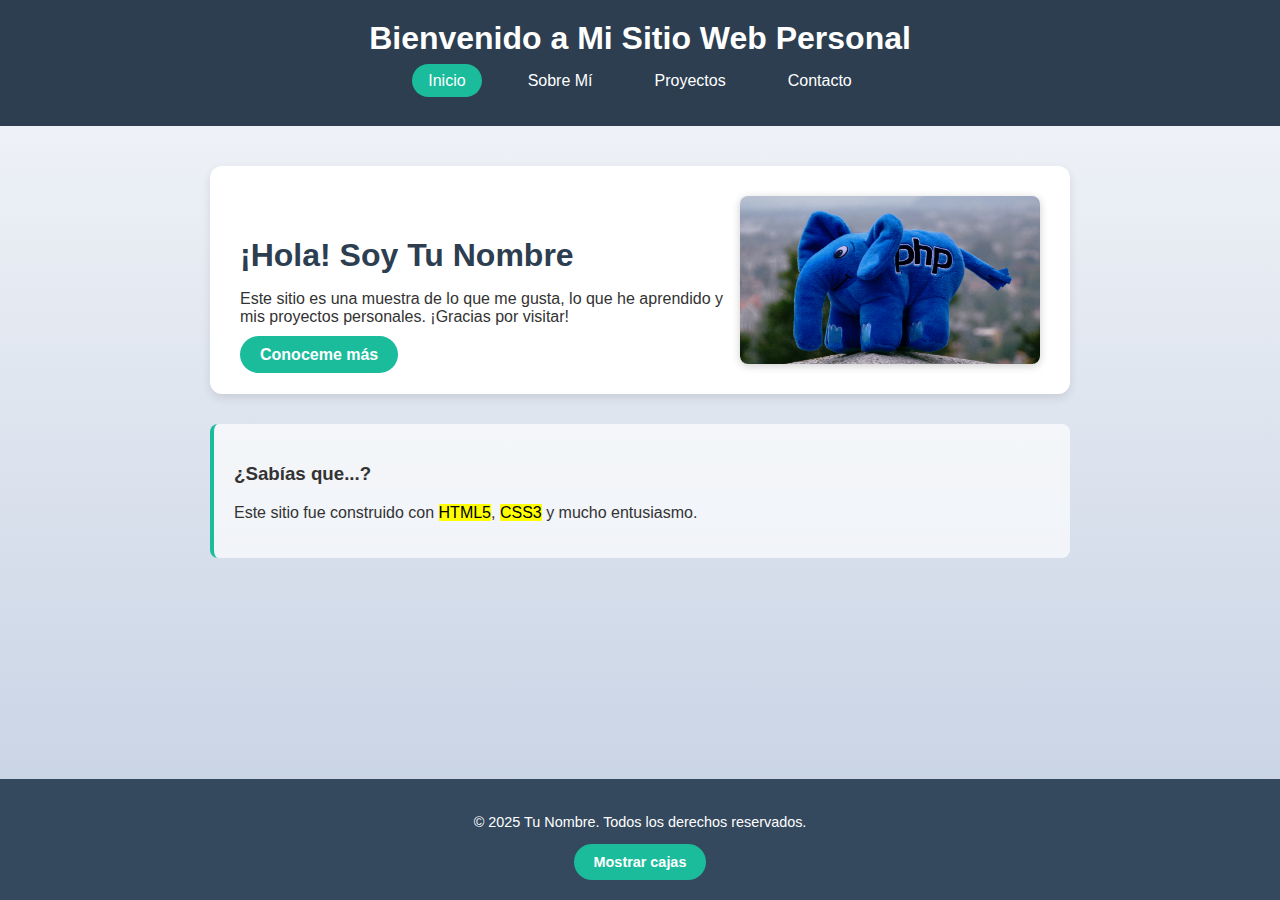
<file: index.html>
<!DOCTYPE html>
<html lang="es">
  <head>
    <meta charset="UTF-8" />
    <meta name="viewport" content="width=device-width, initial-scale=1.0" />
    <title>Inicio | Sitio Personal</title>
    <link rel="stylesheet" href="assets/css/style.css" />
  </head>
  <body>
    <header>
      <h1>Bienvenido a Mi Sitio Web Personal</h1>
      <nav>
        <ul>
          <li><a href="index.html" class="active">Inicio</a></li>
          <li><a href="sobre-mi.html">Sobre Mí</a></li>
          <li><a href="proyectos.html">Proyectos</a></li>
          <li><a href="contacto.html">Contacto</a></li>
        </ul>
      </nav>
    </header>

    <main>
      <section class="hero">
        <div class="hero-content">
          <h2>¡Hola! Soy Tu Nombre</h2>
          <p>
            Este sitio es una muestra de lo que me gusta, lo que he aprendido y
            mis proyectos personales. ¡Gracias por visitar!
          </p>
          <a href="sobre-mi.html" class="btn">Conoceme más</a>
        </div>
        <img
          src="assets/img/mi-foto.png"
          alt="Imagen personal"
          class="hero-image"
        />
      </section>

      <!-- Elemento adicional: <mark> para resaltar texto -->
      <section class="extra">
        <h3>¿Sabías que...?</h3>
        <p>
          Este sitio fue construido con <mark>HTML5</mark>, <mark>CSS3</mark> y
          mucho entusiasmo.
        </p>
        <!-- <mark> se usa para resaltar partes importantes del texto -->
      </section>
    </main>

    <footer>
      <p>© 2025 Tu Nombre. Todos los derechos reservados.</p>
      <button id="mostrar-cajas" class="btn mostrar-cajas">
        Mostrar cajas
      </button>
    </footer>
    <script>
      document
        .getElementById('mostrar-cajas')
        .addEventListener('click', function () {
          document.body.classList.toggle('mostrar-bordes');
        });
    </script>
  </body>
</html>
</file>
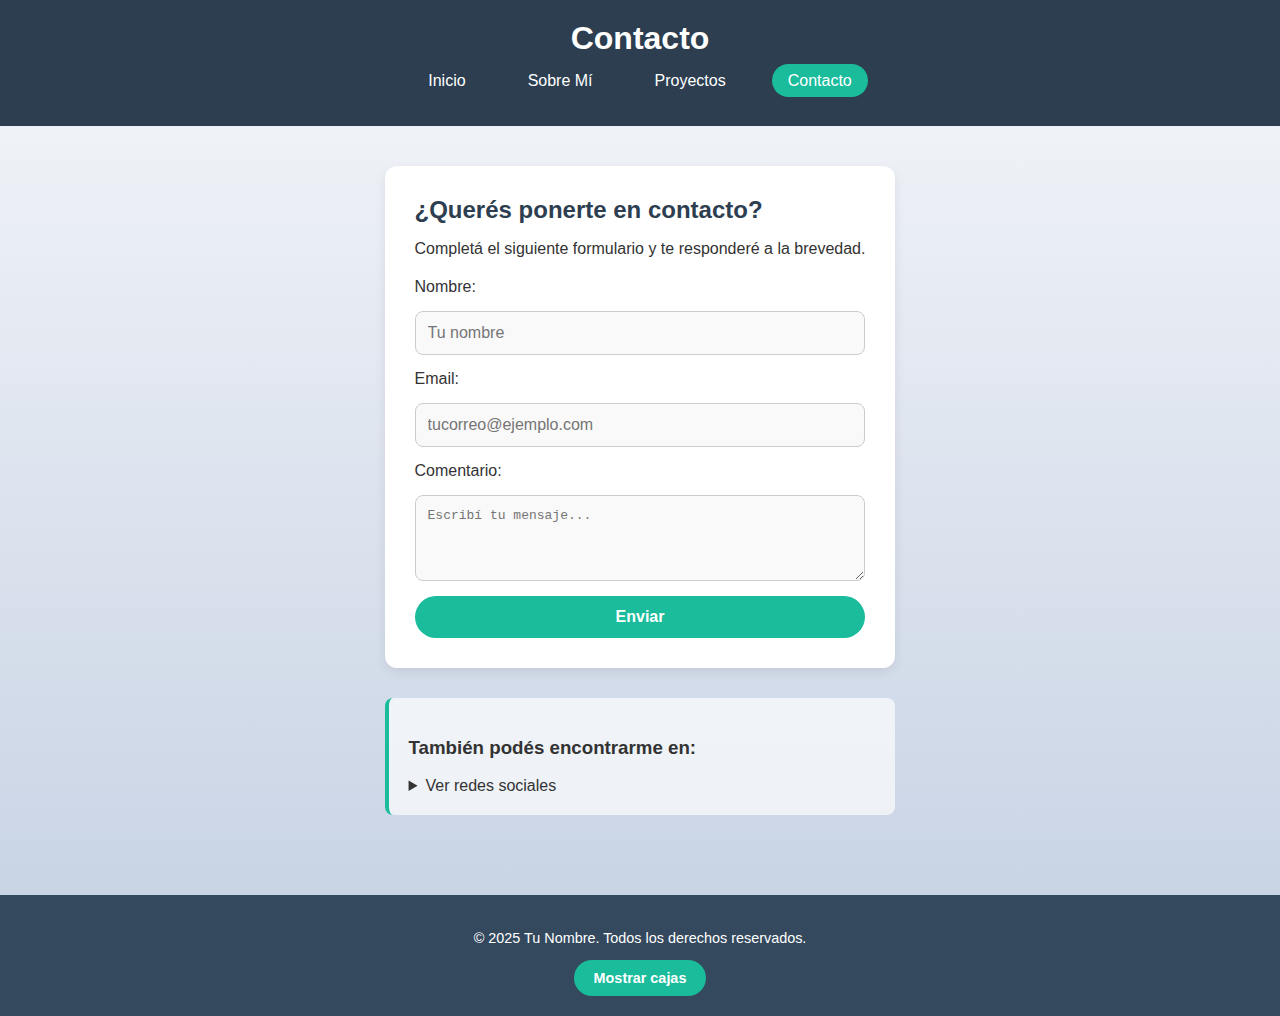
<file: contacto.html>
<!DOCTYPE html>
<html lang="es">
  <head>
    <meta charset="UTF-8" />
    <meta name="viewport" content="width=device-width, initial-scale=1.0" />
    <title>Contacto</title>
    <link rel="stylesheet" href="assets/css/style.css" />
  </head>
  <body>
    <header>
      <h1>Contacto</h1>
      <nav>
        <ul>
          <li><a href="index.html">Inicio</a></li>
          <li><a href="sobre-mi.html">Sobre Mí</a></li>
          <li><a href="proyectos.html">Proyectos</a></li>
          <li><a href="contacto.html" class="active">Contacto</a></li>
        </ul>
      </nav>
    </header>

    <main>
      <section class="formulario-contacto">
        <h2>¿Querés ponerte en contacto?</h2>
        <p>Completá el siguiente formulario y te responderé a la brevedad.</p>
        <form action="#">
          <label for="nombre">Nombre:</label>
          <input
            type="text"
            id="nombre"
            name="nombre"
            placeholder="Tu nombre"
            required
          />

          <label for="email">Email:</label>
          <input
            type="email"
            id="email"
            name="email"
            placeholder="tucorreo@ejemplo.com"
            required
          />

          <label for="comentario">Comentario:</label>
          <textarea
            id="comentario"
            name="comentario"
            rows="4"
            placeholder="Escribí tu mensaje..."
            required
          ></textarea>

          <button type="submit">Enviar</button>
        </form>
      </section>

      <section class="extra redes-contacto">
        <h3>También podés encontrarme en:</h3>
        <details>
          <summary>Ver redes sociales</summary>
          <ul>
            <li>Instagram: <a href="#">@tunombre</a></li>
            <li>Twitter: <a href="#">@tunombre</a></li>
            <li>LinkedIn: <a href="#">linkedin.com/in/tunombre</a></li>
          </ul>
        </details>
      </section>
    </main>

    <footer>
      <p>© 2025 Tu Nombre. Todos los derechos reservados.</p>
      <button id="mostrar-cajas" class="btn mostrar-cajas">
        Mostrar cajas
      </button>
    </footer>
    <script>
      document
        .getElementById('mostrar-cajas')
        .addEventListener('click', function () {
          document.body.classList.toggle('mostrar-bordes');
        });
    </script>
  </body>
</html>
</file>
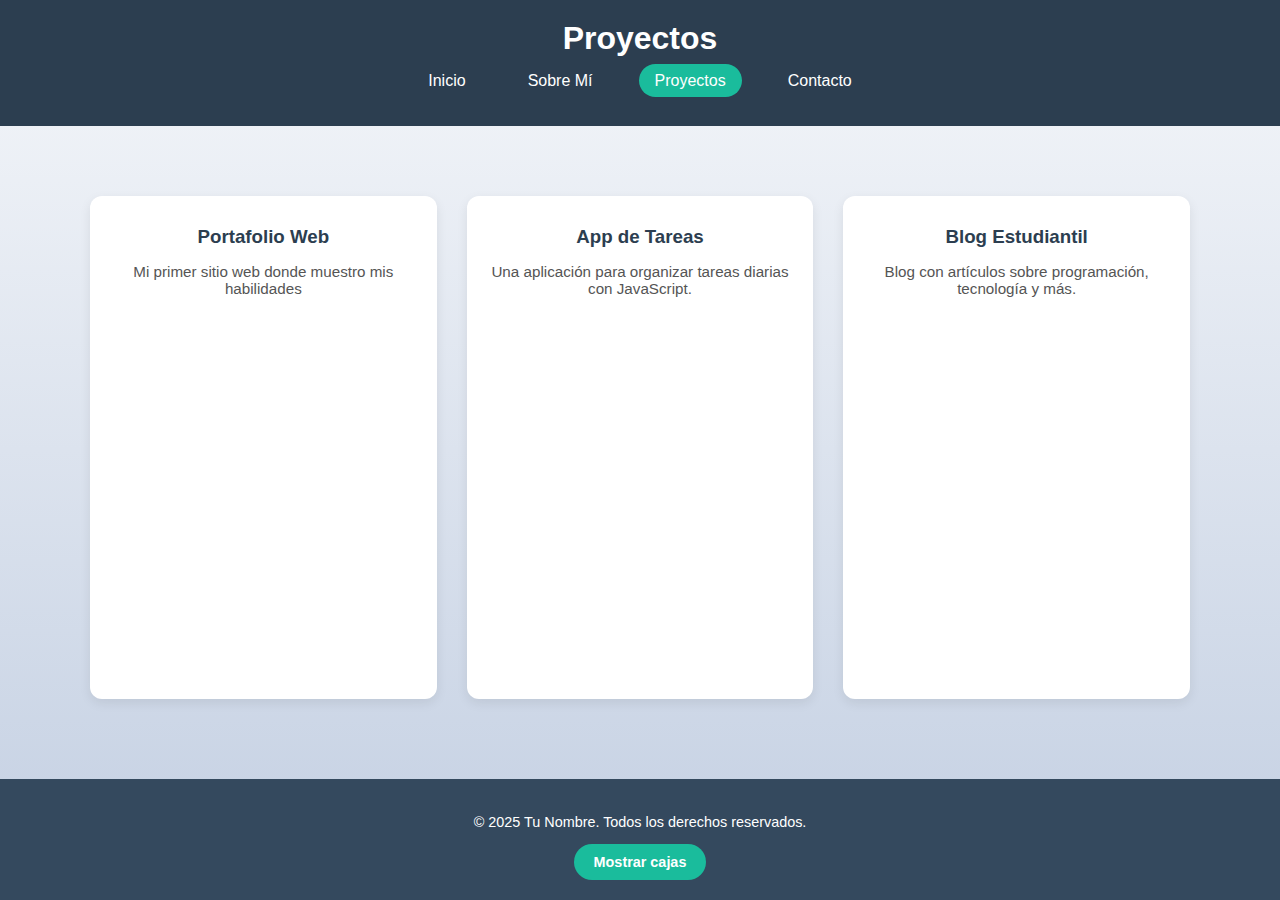
<file: proyectos.html>
<!DOCTYPE html>
<html lang="es">
  <head>
    <meta charset="UTF-8" />
    <meta name="viewport" content="width=device-width, initial-scale=1.0" />
    <title>Proyectos</title>
    <link rel="stylesheet" href="assets/css/style.css" />
  </head>
  <body>
    <header>
      <h1>Proyectos</h1>
      <nav>
        <ul>
          <li><a href="index.html">Inicio</a></li>
          <li><a href="sobre-mi.html">Sobre Mí</a></li>
          <li><a href="proyectos.html" class="active">Proyectos</a></li>
          <li><a href="contacto.html">Contacto</a></li>
        </ul>
      </nav>
    </header>

    <main class="grid-proyectos">
      <div class="proyecto">
        <h3>Portafolio Web</h3>
        <p>Mi primer sitio web donde muestro mis habilidades</p>
      </div>
      <div class="proyecto">
        <h3>App de Tareas</h3>
        <p>Una aplicación para organizar tareas diarias con JavaScript.</p>
      </div>
      <div class="proyecto">
        <h3>Blog Estudiantil</h3>
        <p>Blog con artículos sobre programación, tecnología y más.</p>
      </div>
    </main>

    <footer>
      <p>© 2025 Tu Nombre. Todos los derechos reservados.</p>
      <button id="mostrar-cajas" class="btn mostrar-cajas">
        Mostrar cajas
      </button>
    </footer>
    <script>
      document
        .getElementById('mostrar-cajas')
        .addEventListener('click', function () {
          document.body.classList.toggle('mostrar-bordes');
        });
    </script>
  </body>
</html>
</file>
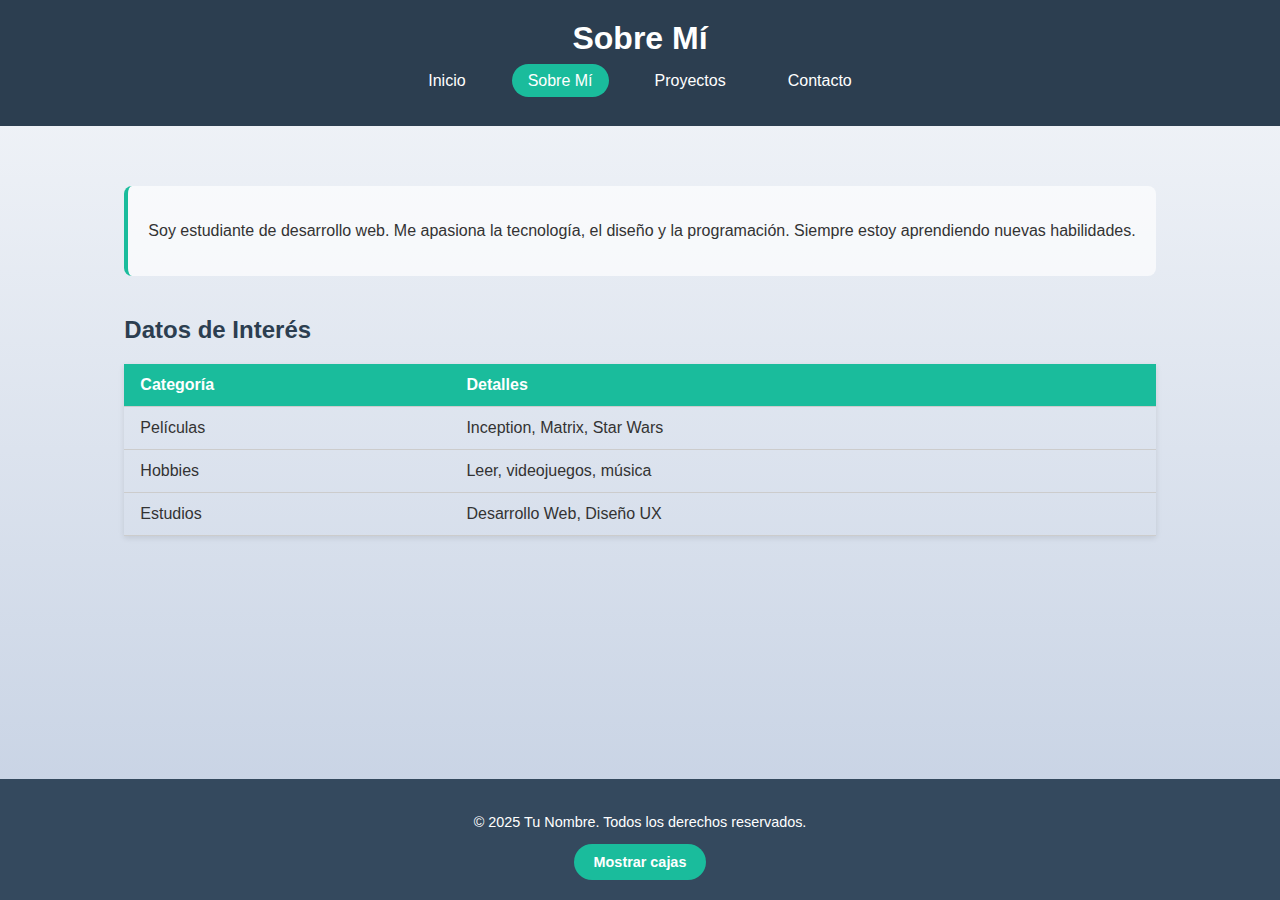
<file: sobre-mi.html>
<!DOCTYPE html>
<html lang="es">
  <head>
    <meta charset="UTF-8" />
    <meta name="viewport" content="width=device-width, initial-scale=1.0" />
    <title>Sobre Mí</title>
    <link rel="stylesheet" href="assets/css/style.css" />
  </head>
  <body>
    <header>
      <h1>Sobre Mí</h1>
      <nav>
        <ul>
          <li><a href="index.html">Inicio</a></li>
          <li><a href="sobre-mi.html" class="active">Sobre Mí</a></li>
          <li><a href="proyectos.html">Proyectos</a></li>
          <li><a href="contacto.html">Contacto</a></li>
        </ul>
      </nav>
    </header>

    <main>
      <section class="extra">
        <p>
          Soy estudiante de desarrollo web. Me apasiona la tecnología, el diseño
          y la programación. Siempre estoy aprendiendo nuevas habilidades.
        </p>
      </section>

      <section>
        <h2>Datos de Interés</h2>
        <table>
          <thead>
            <tr>
              <th>Categoría</th>
              <th>Detalles</th>
            </tr>
          </thead>
          <tbody>
            <tr>
              <td>Películas</td>
              <td>Inception, Matrix, Star Wars</td>
            </tr>
            <tr>
              <td>Hobbies</td>
              <td>Leer, videojuegos, música</td>
            </tr>
            <tr>
              <td>Estudios</td>
              <td>Desarrollo Web, Diseño UX</td>
            </tr>
          </tbody>
        </table>
      </section>
    </main>

    <footer>
      <p>© 2025 Tu Nombre. Todos los derechos reservados.</p>
      <button id="mostrar-cajas" class="btn mostrar-cajas">
        Mostrar cajas
      </button>
    </footer>
    <script>
      document
        .getElementById('mostrar-cajas')
        .addEventListener('click', function () {
          document.body.classList.toggle('mostrar-bordes');
        });
    </script>
  </body>
</html>
</file>
<file: assets/css/style.css>
/* assets/style.css mejorado */

body {
  font-family: 'Segoe UI', Tahoma, Geneva, Verdana, sans-serif;
  background: linear-gradient(to bottom, #f5f7fa, #c3cfe2);
  color: #333;
  margin: 0;
  padding: 0;
  display: flex;
  flex-direction: column;
  min-height: 100vh; /* Altura mínima de toda la ventana */
}

header {
  background: #2c3e50;
  color: white;
  padding: 20px;
  text-align: center;
}

header h1 {
  margin: 0;
}

nav ul {
  display: flex;
  justify-content: center;
  list-style: none;
  padding: 0;
  margin-top: 15px;
  gap: 30px;
}

nav a {
  color: white;
  text-decoration: none;
  padding: 8px 16px;
  border-radius: 20px;
  transition: background-color 0.3s;
}

nav a:hover,
nav a.active {
  background-color: #1abc9c;
  color: white;
}

main {
  padding: 40px 20px;
  max-width: 1100px;
  margin: 0 auto;
  flex: 1; /* El contenido principal ocupa todo el espacio disponible */
}

/* Estilo para la sección de Inicio */
.hero {
  display: flex;
  flex-wrap: wrap;
  align-items: center;
  justify-content: space-between;
  background-color: white;
  padding: 30px;
  border-radius: 12px;
  box-shadow: 0 4px 10px rgba(0, 0, 0, 0.1);
  margin-bottom: 30px;
}

.hero-content {
  max-width: 500px;
}

.hero-content h2 {
  font-size: 2em;
  margin-bottom: 10px;
}

.hero-content p {
  margin-bottom: 20px;
}

.hero-image {
  width: 300px;
  border-radius: 8px;
  box-shadow: 0 2px 8px rgba(0,0,0,0.2);
}

.btn {
  background-color: #1abc9c;
  color: white;
  padding: 10px 20px;
  text-decoration: none;
  border-radius: 25px;
  font-weight: bold;
  transition: transform 0.3s;
}

.btn:hover {
  transform: scale(1.05);
}

.extra {
  background-color: #ffffffaa;
  padding: 20px;
  border-left: 4px solid #1abc9c;
  border-radius: 8px;
  margin-top: 20px;
}

footer {
  background-color: #34495e;
  color: white;
  text-align: center;
  padding: 20px;
  margin-top: 40px;
  font-size: 0.9em;
}

/* Estilo para sección Sobre Mí */

.about {
  display: flex;
  flex-wrap: wrap;
  background-color: #ffffffcc;
  padding: 30px;
  border-radius: 12px;
  margin-bottom: 30px;
  align-items: center;
  gap: 20px;
  box-shadow: 0 3px 8px rgba(0, 0, 0, 0.08);
}

.about p {
  font-size: 1.1em;
  line-height: 1.6;
  flex: 1 1 300px;
}

.about img {
  width: 250px;
  border-radius: 50%;
  box-shadow: 0 4px 12px rgba(0,0,0,0.2);
  flex-shrink: 0;
}

/* Estilo para la tabla de interés */
section table {
  width: 100%;
  border-collapse: collapse;
  margin-top: 20px;
  box-shadow: 0 2px 6px rgba(0,0,0,0.1);
}

section th,
section td {
  padding: 12px 16px;
  border-bottom: 1px solid #ccc;
  text-align: left;
}

section th {
  background-color: #1abc9c;
  color: white;
}

section h2 {
  margin-top: 40px;
  margin-bottom: 10px;
  font-size: 1.5em;
  color: #2c3e50;
}

/* Estilo para sección de Proyectos */

.grid-proyectos {
  display: grid;
  grid-template-columns: repeat(auto-fit, minmax(260px, 1fr));
  gap: 30px;
  margin-top: 30px;
}

.proyecto {
  background-color: white;
  padding: 20px;
  border-radius: 12px;
  box-shadow: 0 4px 12px rgba(0,0,0,0.08);
  text-align: center;
  transition: transform 0.3s, box-shadow 0.3s;
}

.proyecto:hover {
  transform: translateY(-5px);
  box-shadow: 0 6px 18px rgba(0,0,0,0.15);
}

.proyecto img {
  width: 100%;
  max-height: 160px;
  object-fit: cover;
  border-radius: 8px;
  margin-bottom: 15px;
}

.proyecto h3 {
  margin: 10px 0;
  color: #2c3e50;
}

.proyecto p {
  font-size: 0.95em;
  color: #555;
}


/* Estilo para sección de Contacto */

.formulario-contacto {
  background-color: white;
  padding: 30px;
  border-radius: 12px;
  box-shadow: 0 4px 12px rgba(0,0,0,0.08);
  margin-bottom: 30px;
}

.formulario-contacto h2 {
  margin-top: 0;
  color: #2c3e50;
}

.formulario-contacto p {
  font-size: 1em;
  margin-bottom: 20px;
}

form {
  display: flex;
  flex-direction: column;
  gap: 15px;
}

input, textarea {
  padding: 12px;
  border: 1px solid #ccc;
  border-radius: 8px;
  font-size: 1em;
  background-color: #f9f9f9;
}

input:focus, textarea:focus {
  border-color: #1abc9c;
  outline: none;
}

button {
  background-color: #1abc9c;
  color: white;
  padding: 12px;
  border: none;
  border-radius: 25px;
  font-size: 1em;
  font-weight: bold;
  cursor: pointer;
  transition: background-color 0.3s, transform 0.2s;
}

button:hover {
  background-color: #16a085;
  transform: scale(1.03);
}

.redes-contacto ul {
  list-style: none;
  padding-left: 0;
}

.redes-contacto li {
  margin: 8px 0;
}

.redes-contacto a {
  color: #1abc9c;
  text-decoration: none;
  font-weight: bold;
}


/* Mostrar bordes rojos para debug de cajas flex y grid */

.mostrar-bordes nav,
.mostrar-bordes .hero,
.mostrar-bordes .hero-content,
.mostrar-bordes .about,
.mostrar-bordes .proyecto,
.mostrar-bordes .grid-proyectos,
.mostrar-bordes form,
.mostrar-bordes footer,
.mostrar-bordes main,
.mostrar-bordes .formulario-contacto,
.mostrar-bordes .extra,
.mostrar-bordes section,
.mostrar-bordes header {
  border: 2px dashed red !important;
}
</file>
